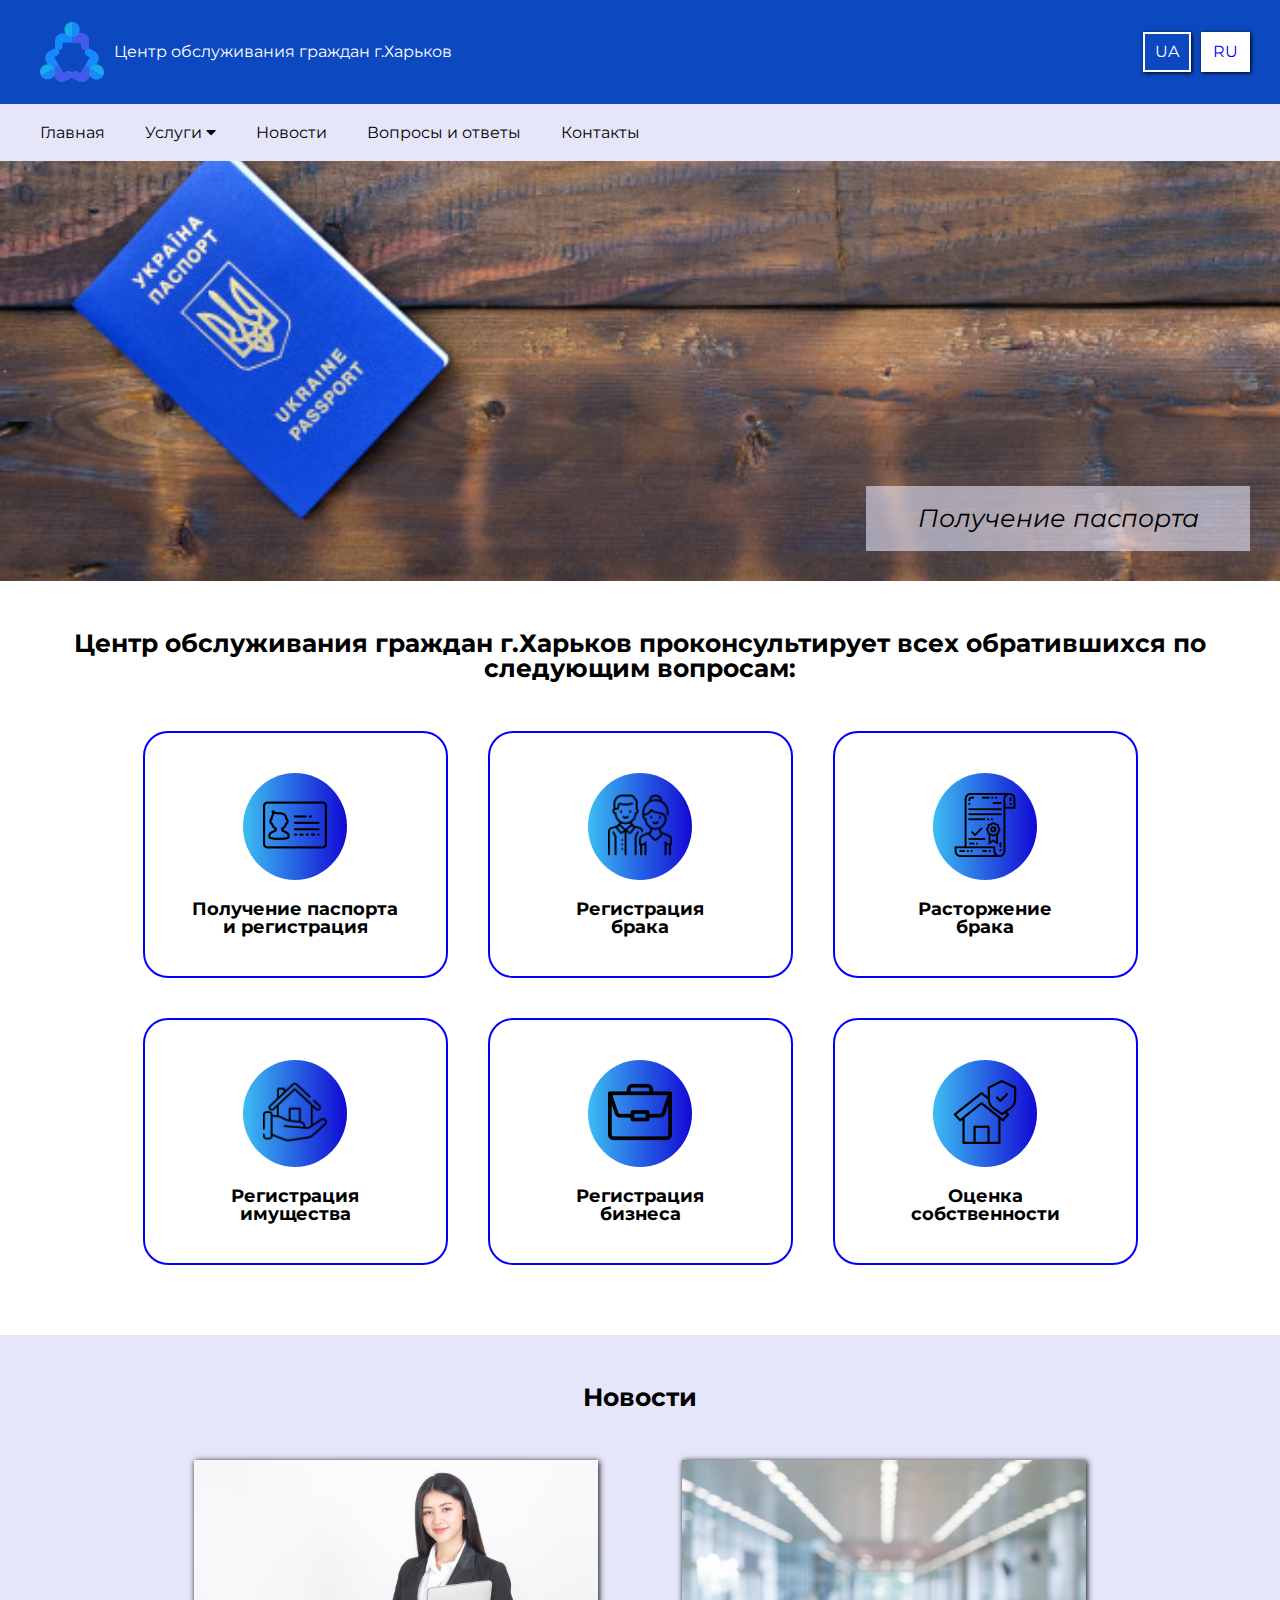
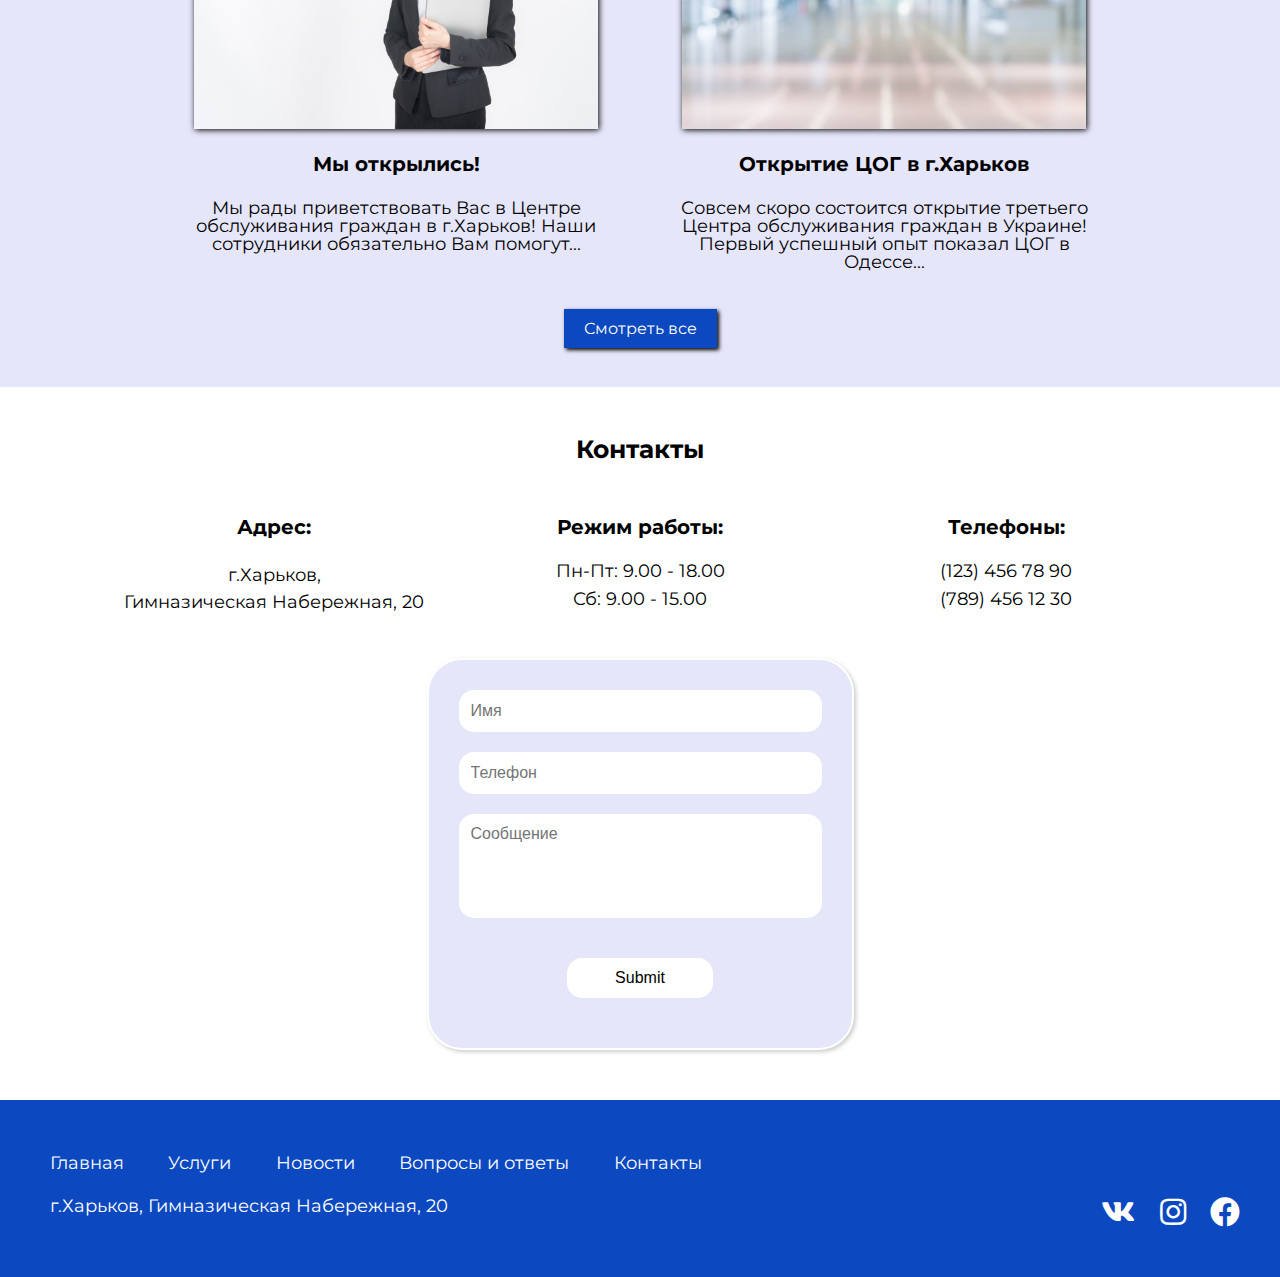
<file: index.html>
<!DOCTYPE html>
<html>
<head>
	<title>Центр обслуживания граждан г.Харьков</title>
	<meta charset="utf-8">
	<meta name="description" content="">
	<meta name="keywords" content="">
	<meta name="viewport" content="width=device-width, initial-scale=1.0" >
 	<link rel="stylesheet" href="https://cdnjs.cloudflare.com/ajax/libs/font-awesome/5.8.2/css/all.min.css" />
	<link rel="stylesheet" type="text/css" href="style/all.css">
</head>
<body>

	<header>
		<div class="header_nav">
			<div class="header_top">
				<div class="logo">
					<img src="images/meeting1.png" alt="">
					<h1>Центр обслуживания граждан г.Харьков</h1>
				</div>
				<div class="lang">
					<a href="#">UA</a>
					<a href="#" class="active_button">RU</a>
				</div>
			</div>
			<div class="header_bottom">
				<div id="mobile_menu_link">Меню <span id="caret2" class="fas fa-caret-down"></span></div>
				<ul class="nav_menu topmenu">
					<li><a class="nav_link" href="index.html">Главная</a></li>
					<li><a class="nav_link" href="service.html">Услуги <span id="caret" class="fas fa-caret-down"></span></a>
						<ul class="submenu">
							<li><a class="nav_link" href="">Получение паспорта</a></li>
							<li><a class="nav_link" href="">Регистрация брака</a></li>
							<li><a class="nav_link" href="">Расторжение брака</a></li>
							<li><a class="nav_link" href="">Регистрация имущества</a></li>
							<li><a class="nav_link" href="">Регистрация бизнеса</a></li>
							<li><a class="nav_link" href="">Оценка собственности</a></li>
						</ul>
					</li>
					<li><a class="nav_link" href="news.html">Новости</a></li>
					<li><a class="nav_link" href="faq.html">Вопросы и ответы</a></li>
					<li><a class="nav_link" href="contact.html">Контакты</a></li>
				</ul>
			</div>
		</div>
	</header>

	<section class="slider">
		<div class="owl-carousel slider1" id="slider">
			<div class="owl_item" id="item4">
				<h2>Получение паспорта</h2>
			</div>
			<div class="owl_item" id="item1">
				<h2>Регистрация брака</h2>
			</div>
			<div class="owl_item" id="item2">
				<h2>Регистрация имущества</h2>
			</div>
			<div class="owl_item" id="item3">
				<h2>Регистрация бизнеса</h2>
			</div>		
		</div>
	</section>

	<section class="service">
		<div class="wrapper">
			<h2>Центр обслуживания граждан г.Харьков проконсультирует всех обратившихся по следующим вопросам:</h2>
			<div class="service_item">
				<div class="img">
					<img src="images/id-card.png" alt="">
				</div>
				<a href="">Получение паспорта <br> и регистрация</a>
			</div>
			<div class="service_item">
				<div class="img">
					<img src="images/parents.png" alt="">
				</div>
				<a href="">Регистрация <br> брака</a>
			</div>
			<div class="service_item">
				<div class="img">
					<img src="images/divorce.png" alt="">
				</div>
				<a href="">Расторжение <br> брака</a>
			</div>
			<div class="service_item">
				<div class="img">
					<img src="images/house.png" alt="">
				</div>
				<a href="">Регистрация <br> имущества</a>
			</div>
			<div class="service_item">
				<div class="img">
					<img src="images/portfolio.png" alt="">
				</div>
				<a href="">Регистрация <br> бизнеса</a>
			</div>
			<div class="service_item">
				<div class="img">
					<img src="images/home.png" alt="">
				</div>
				<a href="">Оценка <br> собственности</a>
			</div>		
		</div>
	</section>

	<section class="news">
		<div class="wrapper">
			<h2>Новости</h2>
			<div class="news_item">
				<a href="">
					<img src="images/lifestyle-business-people-holding-laptop-computer-office-desk_1150-10180.jpg" alt="">
					<h3 class="title">Мы открылись!</h3>
					<p>Мы рады приветствовать Вас в Центре обслуживания граждан в г.Харьков! Наши сотрудники обязательно Вам помогут...</p>
				</a>
			</div>
			<div class="news_item">
				<a href="">
					<img src="images/blurred-abstract-background-interior-view-looking-out-toward-empty-office-lobby-entrance-doors-glass-curtain-wall-with-frame_1339-6352.jpg" alt="">
					<h3 class="title">Открытие ЦОГ в г.Харьков</h3>
					<p>Совсем скоро состоится открытие третьего Центра обслуживания граждан в Украине! Первый успешный опыт показал ЦОГ в Одессе...</p>
				</a>
			</div>
			<div class="button">
				<a href="news.html">Смотреть все</a>
			</div>		
		</div>
	</section>

	<section class="contact">
		<div class="wrapper">
			<h2>Контакты</h2>
			<div class="contact_item address">
				<p class="title">Адрес:</p>
				<p>г.Харьков, <br> Гимназическая Набережная, 20</p>
			</div>
			<div class="contact_item timetable">
				<p class="title">Режим работы:</p>
				<p>Пн-Пт: 9.00 - 18.00</p>
				<p>Сб: 9.00 - 15.00</p>
			</div>
			<div class="contact_item phone">
				<p class="title">Телефоны:</p>
				<a href="tel:(123)4567890">(123) 456 78 90</a>
				<a href="tel:(789)4561230">(789) 456 12 30</a>
			</div>
			<div class="form">
				<form action="">
					<input type="text" name="name" placeholder="Имя">
					<input type="text" name="phone" placeholder="Телефон">
					<textarea name="message" placeholder="Сообщение" rows="5"></textarea>
					<input type="submit" name="button" class="send">
				</form>
			</div>		
		</div>
	</section>

	<footer>
		<div class="footer_nav">
			<a class="nav_link" href="index.html">Главная</a>
			<a class="nav_link" href="service.html">Услуги</a>
			<a class="nav_link" href="news.html">Новости</a>
			<a class="nav_link" href="faq.html">Вопросы и ответы</a>
			<a class="nav_link" href="contact.html">Контакты</a>
		</div>
		<div class="footer_info">
			<p>г.Харьков, Гимназическая Набережная, 20</p>
		</div>
		<div class="social">
			<a href=""><i class="fab fa-vk"></i></a>
			<a href=""><i class="fab fa-instagram"></i></a>
			<a href=""><i class="fab fa-facebook"></i></a>
		</div>
	</footer>

	<script src="script/vendor/jquery.3.3.1.js"></script>
	<script src="script/vendor/owl.carousel.min.js"></script>
	<script src="script/script.js"></script>
</body>
</html>
</file>
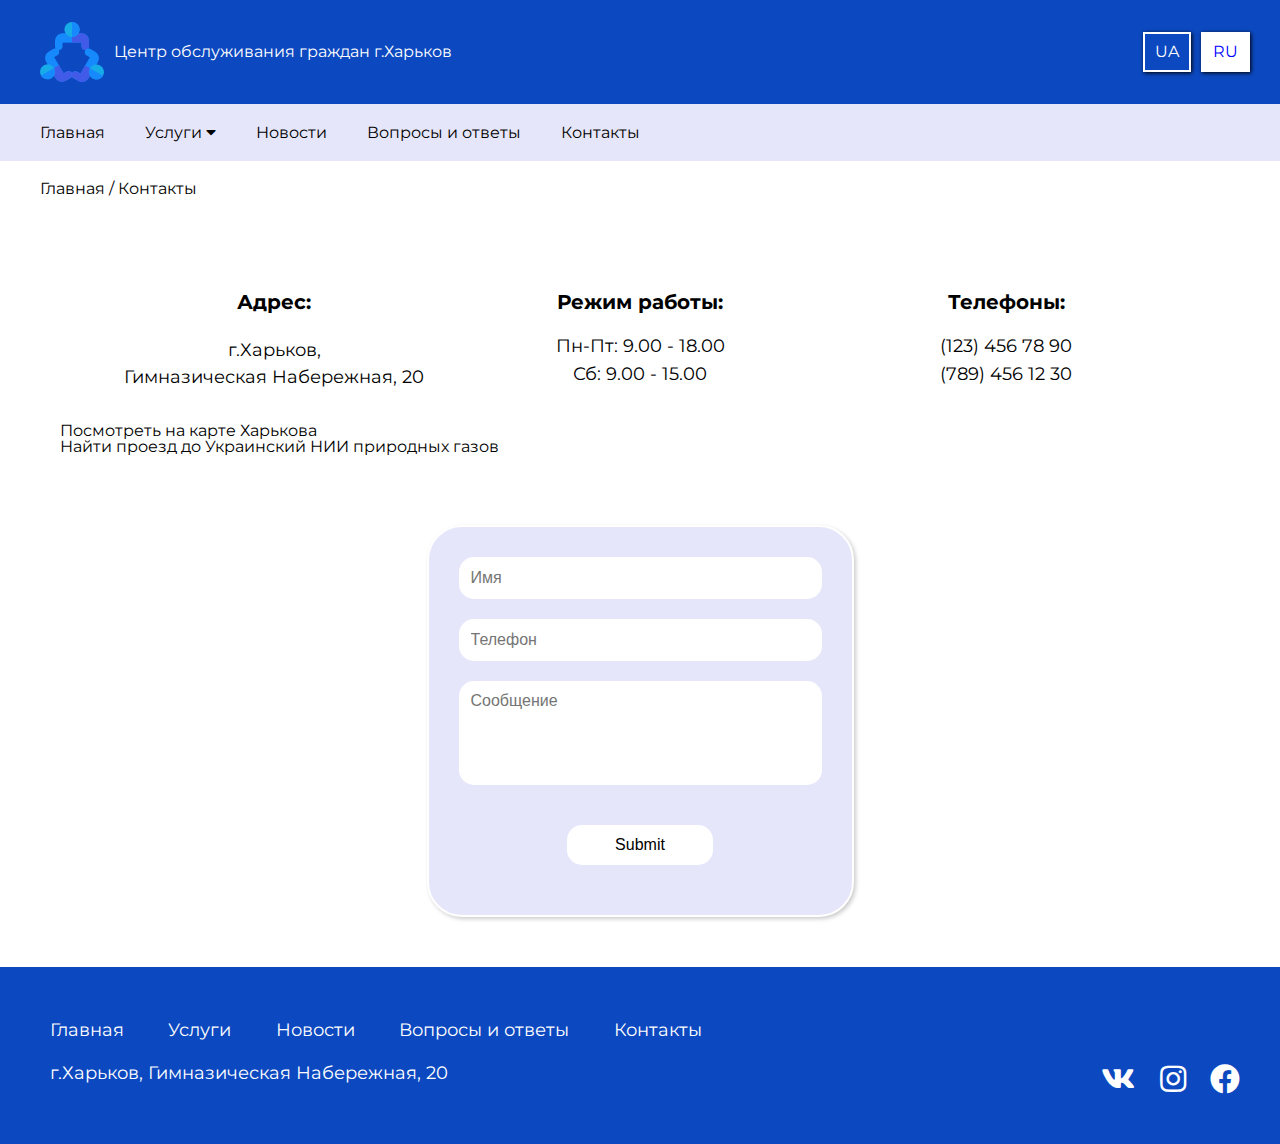
<file: contact.html>
<!DOCTYPE html>
<html>
<head>
	<title>Центр обслуживания граждан г.Харьков</title>
	<meta charset="utf-8">
	<meta name="description" content="">
	<meta name="keywords" content="">
	<meta name="viewport" content="width=device-width, initial-scale=1.0" >
 	<link rel="stylesheet" href="https://cdnjs.cloudflare.com/ajax/libs/font-awesome/5.8.2/css/all.min.css" />
	<link rel="stylesheet" type="text/css" href="style/all.css">
</head>
<body>

	<header>
		<div class="header_nav">
			<div class="header_top">
				<div class="logo">
					<img src="images/meeting1.png" alt="">
					<h1>Центр обслуживания граждан г.Харьков</h1>
				</div>
				<div class="lang">
					<a href="#">UA</a>
					<a href="#" class="active_button">RU</a>
				</div>
			</div>
			<div class="header_bottom">
				<div id="mobile_menu_link">Меню <span id="caret2" class="fas fa-caret-down"></span></div>
				<ul class="nav_menu topmenu">
					<li><a class="nav_link" href="index.html">Главная</a></li>
					<li><a class="nav_link" href="service.html">Услуги <span id="caret" class="fas fa-caret-down"></span></a>
						<ul class="submenu">
							<li><a class="nav_link" href="">Получение паспорта</a></li>
							<li><a class="nav_link" href="">Регистрация брака</a></li>
							<li><a class="nav_link" href="">Расторжение брака</a></li>
							<li><a class="nav_link" href="">Регистрация имущества</a></li>
							<li><a class="nav_link" href="">Регистрация бизнеса</a></li>
							<li><a class="nav_link" href="">Оценка собственности</a></li>
						</ul>
					</li>
					<li><a class="nav_link" href="news.html">Новости</a></li>
					<li><a class="nav_link" href="faq.html">Вопросы и ответы</a></li>
					<li><a class="nav_link" href="contact.html">Контакты</a></li>
				</ul>
			</div>
		</div>
	</header>

	<div class="breadcrumbs">
		<a href="index.html">Главная</a>
		<a href="contact.html">Контакты</a>
	</div>
	<section class="contact">
		<div class="wrapper">
			<div class="contact_item address">
				<p class="title">Адрес:</p>
				<p>г.Харьков, <br> Гимназическая Набережная, 20</p>
			</div>
			<div class="contact_item timetable">
				<p class="title">Режим работы:</p>
				<p>Пн-Пт: 9.00 - 18.00</p>
				<p>Сб: 9.00 - 15.00</p>
			</div>
			<div class="contact_item phone">
				<p class="title">Телефоны:</p>
				<a href="tel:(123)4567890">(123) 456 78 90</a>
				<a href="tel:(789)4561230">(789) 456 12 30</a>
			</div>
			<div class="map">
				<a class="dg-widget-link" href="http://2gis.ua/kharkov/firm/70000001018360382/center/36.237698,49.982749/zoom/16?utm_medium=widget-source&utm_campaign=firmsonmap&utm_source=bigMap">Посмотреть на карте Харькова</a><div class="dg-widget-link"><a href="http://2gis.ua/kharkov/center/36.237698,49.982749/zoom/16/routeTab/rsType/bus/to/36.237698,49.982749╎Украинский НИИ природных газов?utm_medium=widget-source&utm_campaign=firmsonmap&utm_source=route">Найти проезд до Украинский НИИ природных газов</a></div><script charset="utf-8" src="https://widgets.2gis.com/js/DGWidgetLoader.js"></script><script charset="utf-8">new DGWidgetLoader({"width":"100%","height":400,"borderColor":"#a3a3a3","pos":{"lat":49.982749,"lon":36.237698,"zoom":16},"opt":{"city":"kharkov"},"org":[{"id":"70000001018360382"}]});</script><noscript style="color:#c00;font-size:16px;font-weight:bold;">Виджет карты использует JavaScript. Включите его в настройках вашего браузера.</noscript>
			</div>
			<div class="form">
				<form action="">
					<input type="text" name="name" placeholder="Имя">
					<input type="text" name="phone" placeholder="Телефон">
					<textarea name="message" placeholder="Сообщение" rows="5"></textarea>
					<input type="submit" name="button" class="send">
				</form>
			</div>		
		</div>
	</section>

	<footer>
		<div class="footer_nav">
			<a class="nav_link" href="index.html">Главная</a>
			<a class="nav_link" href="service.html">Услуги</a>
			<a class="nav_link" href="news.html">Новости</a>
			<a class="nav_link" href="faq.html">Вопросы и ответы</a>
			<a class="nav_link" href="contact.html">Контакты</a>
		</div>
		<div class="footer_info">
			<p>г.Харьков, Гимназическая Набережная, 20</p>
		</div>
		<div class="social">
			<a href=""><i class="fab fa-vk"></i></a>
			<a href=""><i class="fab fa-instagram"></i></a>
			<a href=""><i class="fab fa-facebook"></i></a>
		</div>
	</footer>

	<script src="script/vendor/jquery.3.3.1.js"></script>
	<script src="script/vendor/owl.carousel.min.js"></script>
	<script src="script/script.js"></script>
</body>
</html>
</file>
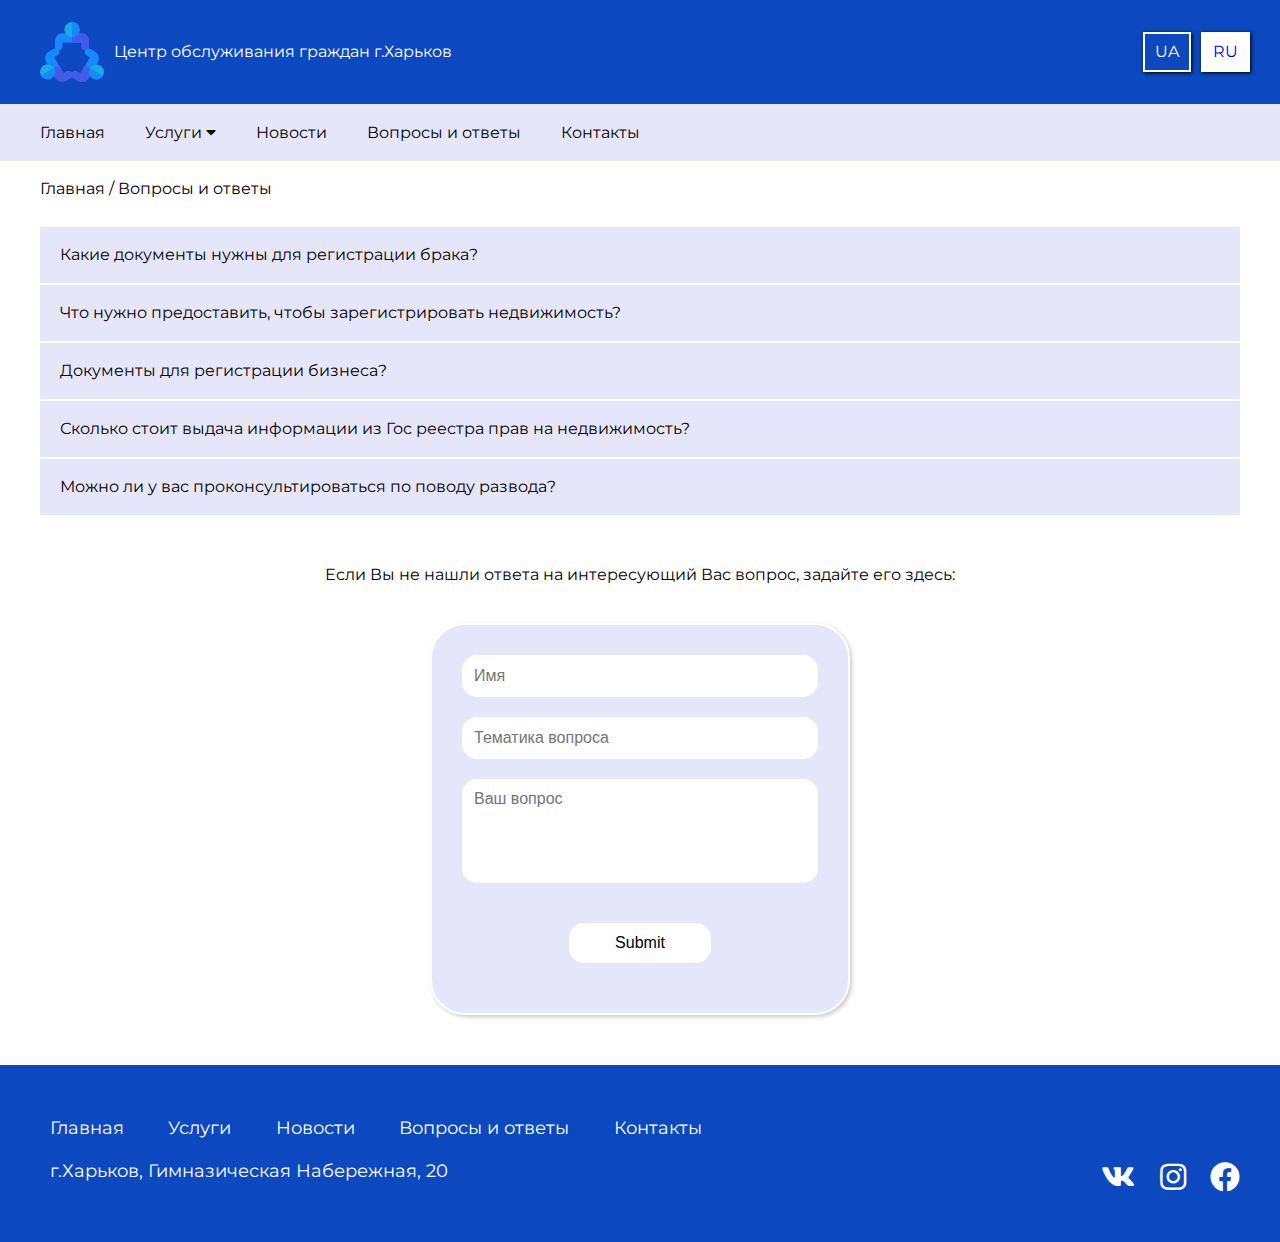
<file: faq.html>
<!DOCTYPE html>
<html>
<head>
	<title>Центр обслуживания граждан г.Харьков</title>
	<meta charset="utf-8">
	<meta name="description" content="">
	<meta name="keywords" content="">
	<meta name="viewport" content="width=device-width, initial-scale=1.0" >
 	<link rel="stylesheet" href="https://cdnjs.cloudflare.com/ajax/libs/font-awesome/5.8.2/css/all.min.css" />
	<link rel="stylesheet" type="text/css" href="style/all.css">
</head>
<body>

	<header>
		<div class="header_nav">
			<div class="header_top">
				<div class="logo">
					<img src="images/meeting1.png" alt="">
					<h1>Центр обслуживания граждан г.Харьков</h1>
				</div>
				<div class="lang">
					<a href="#">UA</a>
					<a href="#" class="active_button">RU</a>
				</div>
			</div>
			<div class="header_bottom">
				<div id="mobile_menu_link">Меню <span id="caret2" class="fas fa-caret-down"></span></div>
				<ul class="nav_menu topmenu">
					<li><a class="nav_link" href="index.html">Главная</a></li>
					<li><a class="nav_link" href="service.html">Услуги <span id="caret" class="fas fa-caret-down"></span></a>
						<ul class="submenu">
							<li><a class="nav_link" href="">Получение паспорта</a></li>
							<li><a class="nav_link" href="">Регистрация брака</a></li>
							<li><a class="nav_link" href="">Расторжение брака</a></li>
							<li><a class="nav_link" href="">Регистрация имущества</a></li>
							<li><a class="nav_link" href="">Регистрация бизнеса</a></li>
							<li><a class="nav_link" href="">Оценка собственности</a></li>
						</ul>
					</li>
					<li><a class="nav_link" href="news.html">Новости</a></li>
					<li><a class="nav_link" href="faq.html">Вопросы и ответы</a></li>
					<li><a class="nav_link" href="contact.html">Контакты</a></li>
				</ul>
			</div>
		</div>
	</header>

	<div class="breadcrumbs">
		<a href="index.html">Главная</a>
		<a href="faq.html">Вопросы и ответы</a>
	</div>
	<section class="service2 service3">
		<div id="accordeon">
		    <div class="acc-head">
		        Какие документы нужны для регистрации брака? 
		    </div>
		    <ul class="acc-body">
		        <li>Паспорт гражданина Украины, паспортный документ иностранца или документ, удостоверяющий личность без гражданства</li>
		        <li>В случае если заявителем является иностранец или лицо без гражданства, прилагается документ, подтверждающий законность его (ее) пребывания на территории Украины</li>
		        <li>В случае если заявители или один из них ранее находились в браке, необходимо предоставить документы, подтверждающие прекращение предыдущего брака или признания брака недействительным (свидетельство о расторжении брака, решение суда о расторжении брака, о признании брака недействительным, вступившее в законную силу, свидетельство о смерти одного из супругов, заключение отдела государственной регистрации актов гражданского состояния об аннулировании актовой записи о браке, которое является недействительным и т.д.)</li>
		        <li>Документы об уплате государственной пошлины и об уплате платных услуг отделом государственной регистрации актов гражданского состояния</li>
		        <li>Идентификационный номер одного из будущих супругов</li>
		    </ul>
		    <div class="acc-head">
		       Что нужно предоставить, чтобы зарегистрировать недвижимость?
		    </div>
		    <ul class="acc-body">
		        <li>Паспорт, удостоверяющий личность заявителя</li>
		        <li>Доверенность, подтверждающая его полномочия действовать от имени другого лица</li>
		        <li>Документ об уплате административного сбора</li>
		        <li>Чек, подтверждающий внесение платы за предоставление информации из Государственного реестра прав на недвижимое имущество</li>
		        <li>Документы, необходимые для соответствующей государственной регистрации права собственности на недвижимое имущество, предусмотренные статьей 27 Закона Украины «О государственной регистрации прав на недвижимое имущество и их отягощений», пунктами 41-66 Порядка государственной регистрации прав на недвижимое имущество и их обременений, утвержденного постановлением Кабинета Министров Украины от 25.12.2015 № 1127</li>
		    </ul>
		    <div class="acc-head">
		        Документы для регистрации бизнеса?
		    </div>
		    <ul class="acc-body">
		    	<li>Заявление на проведение государственной регистрации юридического лица, созданного путем учреждения нового юридического лица</li>
		    	<li>Один экземпляр учредительных документов</li>
		    	<li>Паспорт</li>
		    	<li>Экземпляр оригинала (нотариально заверенную копию) решения учредителей, а в случаях, предусмотренных законом, — решение соответствующего государственного органа о создании юридического лица.В отдельных случаях могут понадобиться другие документы, предусмотренные законодательством Украины</li>
		    	<li>Для юридических лиц — иностранцев дополнительно подается: документ о подтверждении регистрации иностранного юридического лица в стране местонахождения</li>
		    </ul>
		    <div class="acc-head">
		        Сколько стоит выдача информации из Гос реестра прав на недвижимость?
		    </div>
		    <ul class="acc-body">
		    	<li>Предоставление информации из Государственного реестра прав на недвижимое имущество стоит 50 грн</li>
		    </ul>
		    <div class="acc-head">
		        Можно ли у вас проконсультироваться по поводу развода?
		    </div>
		    <ul class="acc-body">
		        <li>Да, наши сотрудники ответят на все Ваши вопросы, помогут собрать необходимые документы, исходя из Вашей ситуации и пожеланий.</li>
		    </ul>
		</div>
		<div class="survey">
			<h2>Если Вы не нашли ответа на интересующий Вас вопрос, задайте его здесь:</h2>
			<div class="form form2">
				<form action="">
					<input type="text" name="name" placeholder="Имя">
					<input type="text" name="theme" placeholder="Тематика вопроса">
					<textarea name="message" placeholder="Ваш вопрос" rows="5"></textarea>
					<input type="submit" name="button" class="send">
				</form>
			</div>
		</div>
	</section>

	<footer>
		<div class="footer_nav">
			<a class="nav_link" href="index.html">Главная</a>
			<a class="nav_link" href="service.html">Услуги</a>
			<a class="nav_link" href="news.html">Новости</a>
			<a class="nav_link" href="faq.html">Вопросы и ответы</a>
			<a class="nav_link" href="contact.html">Контакты</a>
		</div>
		<div class="footer_info">
			<p>г.Харьков, Гимназическая Набережная, 20</p>
		</div>
		<div class="social">
			<a href=""><i class="fab fa-vk"></i></a>
			<a href=""><i class="fab fa-instagram"></i></a>
			<a href=""><i class="fab fa-facebook"></i></a>
		</div>
	</footer>

	<script src="script/vendor/jquery.3.3.1.js"></script>
	<script src="script/vendor/owl.carousel.min.js"></script>
	<script src="script/script.js"></script>

</body>
</html>
</file>
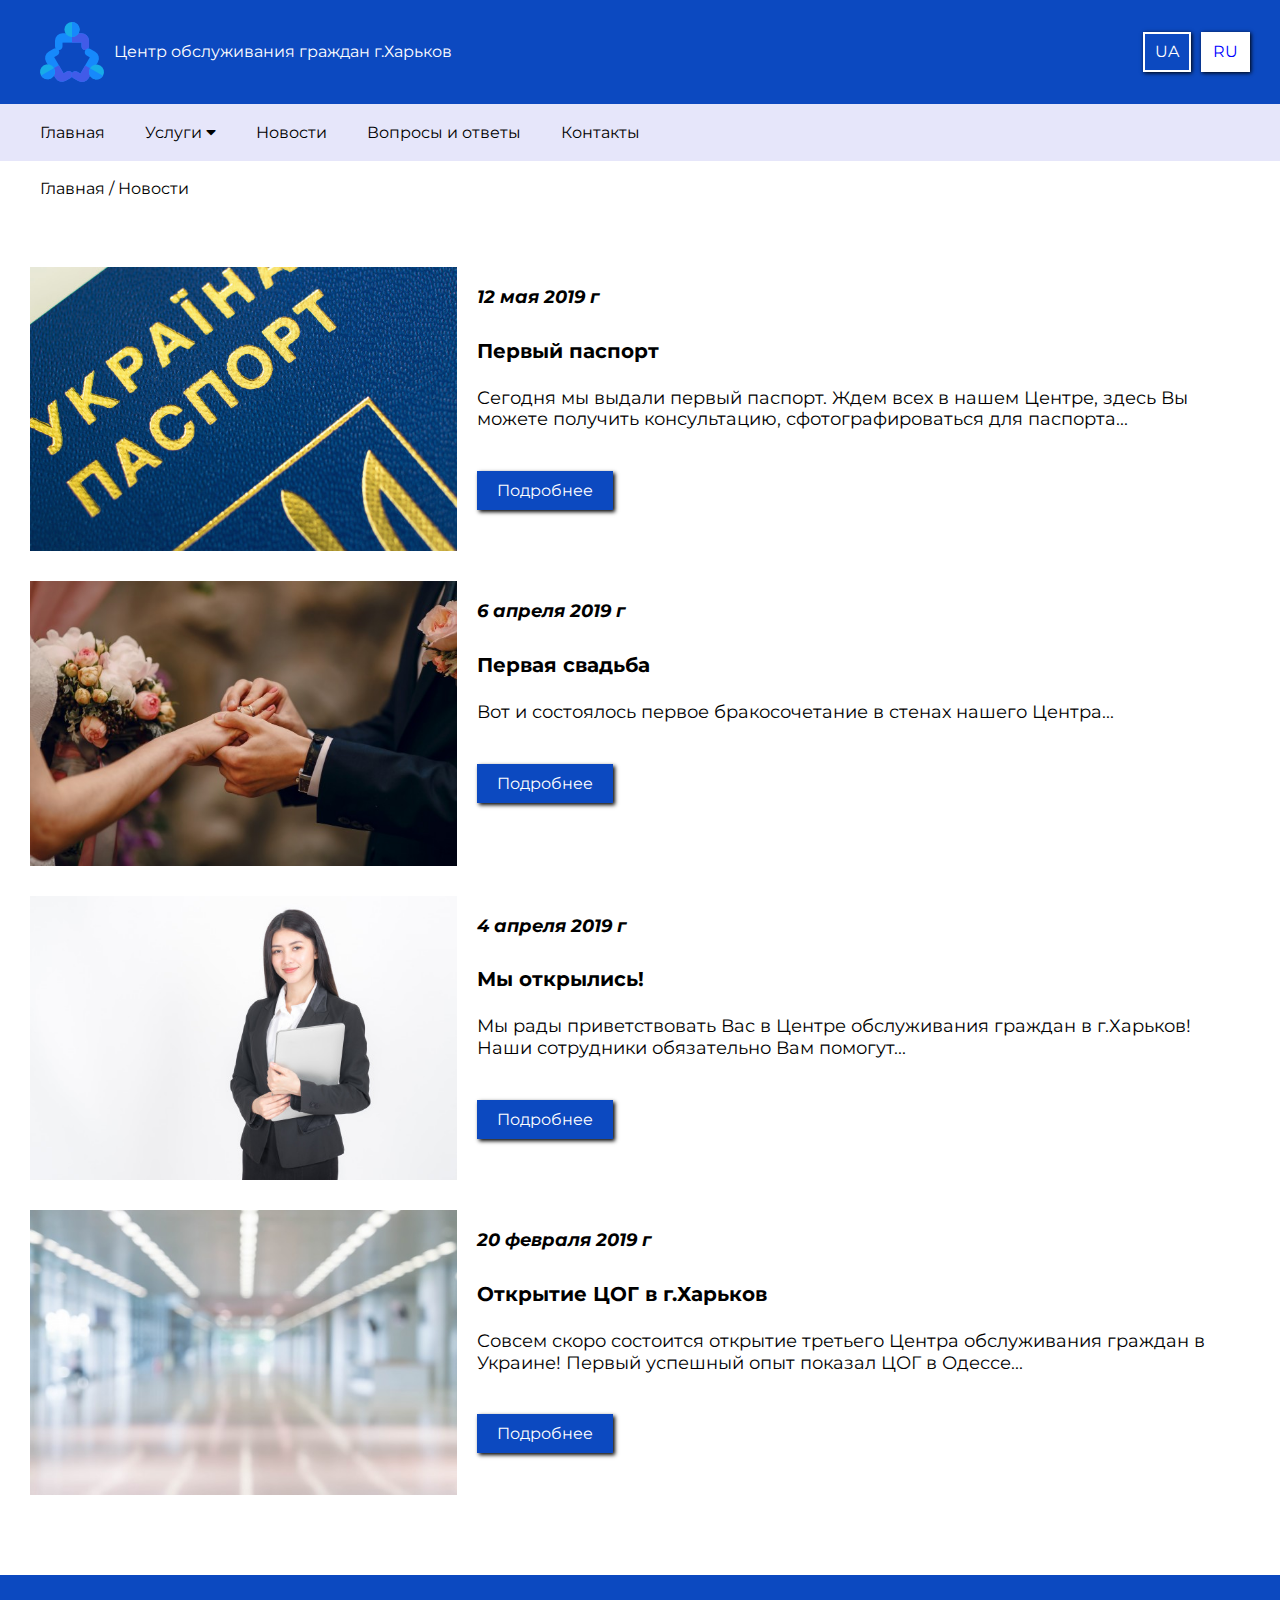
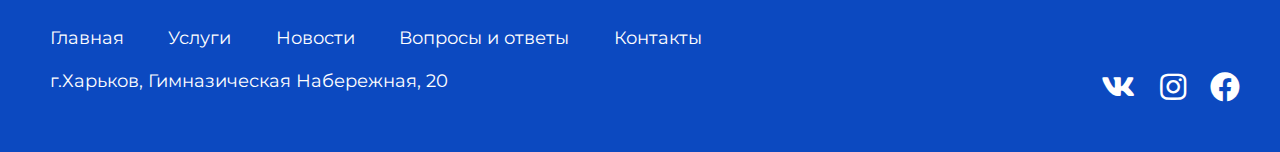
<file: news.html>
<!DOCTYPE html>
<html>
<head>
	<title>Центр обслуживания граждан г.Харьков</title>
	<meta charset="utf-8">
	<meta name="description" content="">
	<meta name="keywords" content="">
	<meta name="viewport" content="width=device-width, initial-scale=1.0" >
 	<link rel="stylesheet" href="https://cdnjs.cloudflare.com/ajax/libs/font-awesome/5.8.2/css/all.min.css" />
	<link rel="stylesheet" type="text/css" href="style/all.css">
</head>
<body>

	<header>
		<div class="header_nav">
			<div class="header_top">
				<div class="logo">
					<img src="images/meeting1.png" alt="">
					<h1>Центр обслуживания граждан г.Харьков</h1>
				</div>
				<div class="lang">
					<a href="#">UA</a>
					<a href="#" class="active_button">RU</a>
				</div>
			</div>
			<div class="header_bottom">
				<div id="mobile_menu_link">Меню <span id="caret2" class="fas fa-caret-down"></span></div>
				<ul class="nav_menu topmenu">
					<li><a class="nav_link" href="index.html">Главная</a></li>
					<li><a class="nav_link" href="service.html">Услуги <span id="caret" class="fas fa-caret-down"></span></a>
						<ul class="submenu">
							<li><a class="nav_link" href="">Получение паспорта</a></li>
							<li><a class="nav_link" href="">Регистрация брака</a></li>
							<li><a class="nav_link" href="">Расторжение брака</a></li>
							<li><a class="nav_link" href="">Регистрация имущества</a></li>
							<li><a class="nav_link" href="">Регистрация бизнеса</a></li>
							<li><a class="nav_link" href="">Оценка собственности</a></li>
						</ul>
					</li>
					<li><a class="nav_link" href="news.html">Новости</a></li>
					<li><a class="nav_link" href="faq.html">Вопросы и ответы</a></li>
					<li><a class="nav_link" href="contact.html">Контакты</a></li>
				</ul>
			</div>
		</div>
	</header>
	
	<div class="breadcrumbs">
		<a href="index.html">Главная</a>
		<a href="news.html">Новости</a>
	</div>
	<section class="news news2">
		<div class="wrapper">
			<div class="news_item2">
				<img src="images/ukraine-passport-element-close-up_16442-323.jpg" alt="">
				<div class="news_info">
					<p class="date">12 мая 2019 г</p>
					<h3 class="title">Первый паспорт</h3>
					<p>Сегодня мы выдали первый паспорт. Ждем всех в нашем Центре, здесь Вы можете получить консультацию, сфотографироваться для паспорта...</p>
					<div class="button">
						<a href="">Подробнее</a>
					</div>
				</div>
			</div>
			<div class="news_item2">
				<img src="images/groom-putting-ring-bride-s-finger_1157-338.jpg" alt="">
				<div class="news_info">
					<p class="date">6 апреля 2019 г</p>
					<h3 class="title">Первая свадьба</h3>
					<p>Вот и состоялось первое бракосочетание в стенах нашего Центра...</p>
					<div class="button">
						<a href="">Подробнее</a>
					</div>
				</div>
			</div>
			<div class="news_item2">
				<img src="images/lifestyle-business-people-holding-laptop-computer-office-desk_1150-10180.jpg" alt="">
				<div class="news_info">
					<p class="date">4 апреля 2019 г</p>
					<h3 class="title">Мы открылись!</h3>
					<p>Мы рады приветствовать Вас в Центре обслуживания граждан в г.Харьков! Наши сотрудники обязательно Вам помогут...</p>
					<div class="button">
						<a href="">Подробнее</a>
					</div>
				</div>
			</div>
			<div class="news_item2">
				<img src="images/blurred-abstract-background-interior-view-looking-out-toward-empty-office-lobby-entrance-doors-glass-curtain-wall-with-frame_1339-6352.jpg" alt="">
				<div class="news_info">
					<p class="date">20 февраля 2019 г</p>
					<h3 class="title">Открытие ЦОГ в г.Харьков</h3>
					<p>Совсем скоро состоится открытие третьего Центра обслуживания граждан в Украине! Первый успешный опыт показал ЦОГ в Одессе...</p>
					<div class="button">
						<a href="">Подробнее</a>
					</div>	
				</div>
			</div>
		</div>
	</section>

	<footer>
		<div class="footer_nav">
			<a class="nav_link" href="index.html">Главная</a>
			<a class="nav_link" href="service.html">Услуги</a>
			<a class="nav_link" href="news.html">Новости</a>
			<a class="nav_link" href="faq.html">Вопросы и ответы</a>
			<a class="nav_link" href="contact.html">Контакты</a>
		</div>
		<div class="footer_info">
			<p>г.Харьков, Гимназическая Набережная, 20</p>
		</div>
		<div class="social">
			<a href=""><i class="fab fa-vk"></i></a>
			<a href=""><i class="fab fa-instagram"></i></a>
			<a href=""><i class="fab fa-facebook"></i></a>
		</div>
	</footer>

	<script src="script/vendor/jquery.3.3.1.js"></script>
	<script src="script/vendor/owl.carousel.min.js"></script>
	<script src="script/script.js"></script>
</body>
</html>
</file>
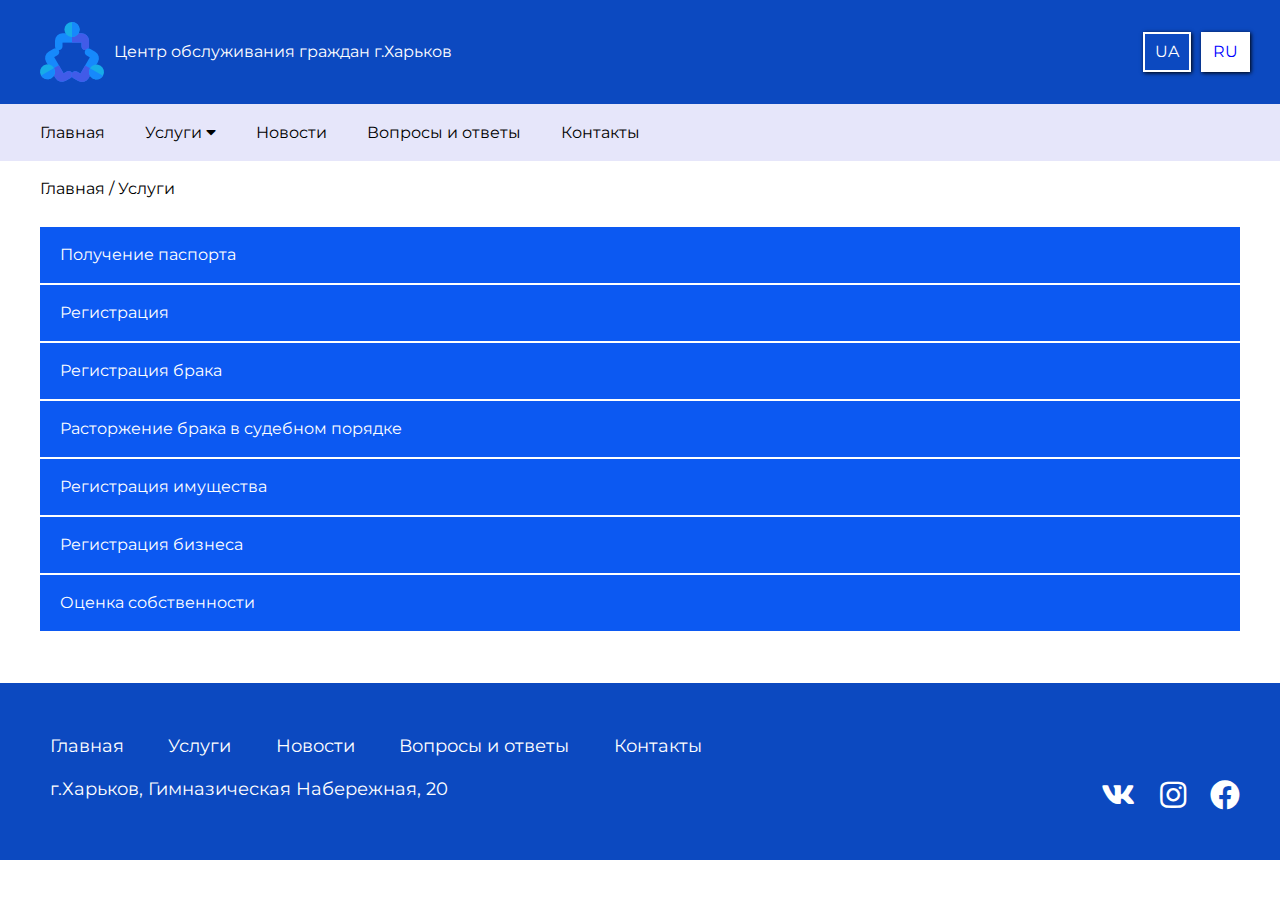
<file: service.html>
<!DOCTYPE html>
<html>
<head>
	<title>Центр обслуживания граждан г.Харьков</title>
	<meta charset="utf-8">
	<meta name="description" content="">
	<meta name="keywords" content="">
	<meta name="viewport" content="width=device-width, initial-scale=1.0" >
 	<link rel="stylesheet" href="https://cdnjs.cloudflare.com/ajax/libs/font-awesome/5.8.2/css/all.min.css" />
	<link rel="stylesheet" type="text/css" href="style/all.css">
</head>
<body>

	<header>
		<div class="header_nav">
			<div class="header_top">
				<div class="logo">
					<img src="images/meeting1.png" alt="">
					<h1>Центр обслуживания граждан г.Харьков</h1>
				</div>
				<div class="lang">
					<a href="#">UA</a>
					<a href="#" class="active_button">RU</a>
				</div>
			</div>
			<div class="header_bottom">
				<div id="mobile_menu_link">Меню <span id="caret2" class="fas fa-caret-down"></span></div>
				<ul class="nav_menu topmenu">
					<li><a class="nav_link" href="index.html">Главная</a></li>
					<li><a class="nav_link" href="service.html">Услуги <span id="caret" class="fas fa-caret-down"></span></a>
						<ul class="submenu">
							<li><a class="nav_link" href="">Получение паспорта</a></li>
							<li><a class="nav_link" href="">Регистрация брака</a></li>
							<li><a class="nav_link" href="">Расторжение брака</a></li>
							<li><a class="nav_link" href="">Регистрация имущества</a></li>
							<li><a class="nav_link" href="">Регистрация бизнеса</a></li>
							<li><a class="nav_link" href="">Оценка собственности</a></li>
						</ul>
					</li>
					<li><a class="nav_link" href="news.html">Новости</a></li>
					<li><a class="nav_link" href="faq.html">Вопросы и ответы</a></li>
					<li><a class="nav_link" href="contact.html">Контакты</a></li>
				</ul>
			</div>
		</div>
	</header>

	<div class="breadcrumbs">
		<a href="index.html">Главная</a>
		<a href="service.html">Услуги</a>
	</div>
	<section class="service2">
		<div id="accordeon">
		    <div class="acc-head">
		        Получение паспорта 
		    </div>
		    <ul class="acc-body">
		        <li>Оформление и выдача паспорта гражданина Украины </li>
		        <li>Вклеивание в паспорт гражданина Украины фотографии при достижении гражданином 25- и 45-летнего возраста</li>
		        <li>Оформление и выдача паспорта гражданина Украины в случае обмена вместо поврежденного, утраченного или похищенного</li>
		    </ul>
		    <div class="acc-head">
		       Регистрация
		    </div>
		    <ul class="acc-body">
		        <li>Регистрация места жительства</li>
		        <li>Снятие с регистрации места жительства</li>
		        <li>Регистрация места пребывания лица</li>
		    </ul>
		    <div class="acc-head">
		        Регистрация брака
		    </div>
		    <ul class="acc-body">
		    	<li>Консультация и оформление документов, необходимых для государственной регистрации брака</li>
		    	<li>Роспись с праздничной речью</li>
		    	<li>Выдача свидетельства о браке</li>
		    	<li>Праздничная церемония продолжительностью до 30 минут</li>
		    	<li>Музыкальное сопровождение на электронном носителе</li>
		    	<li>Ведение церемонии сотрудником ГП «ЦОГ»</li>
		    </ul>
		    <div class="acc-head">
		        Расторжение брака в судебном порядке
		    </div>
		    <ul class="acc-body">
		    	<li>Предоставление перечня документов/сведений, которые необходимы для составления документов, формирование правовой позиции</li>
		    	<li>Переговорная работа с другой стороной для мирного разрешения спора</li>
		    	<li>Формирование пакета документов, необходимых для подачи иска в суд 1 инстанции, оплата судебного сбора или консультация о порядке его оплаты</li>
		    	<li>Составление и подача искового заявления в суд</li>
		    	<li>Представление Ваших интересов в суде 1 инстанции</li>
		    	<li>Информирование Вас о результатах заседаний, консультация по вопросам, касающихся спора</li>
		    </ul>
		    <div class="acc-head">
		        Регистрация имущества
		    </div>
		    <ul class="acc-body">
		        <li>Государственная регистрация права собственности с выдачей свидетельства</li>
		        <li>Государственная регистрация права собственности без выдачи свидетельства</li>
		        <li>Государственная регистрация иного вещного права на недвижимое имущество</li>
		        <li> Государственная регистрация обременения</li>
		        <li>Государственная регистрация прекращения права собственности</li>
		        <li>Выдача извлечения из Государственного реестра прав на недвижимое имущество</li>
		        <li>Выдача информационной справки из Государственного реестра прав на недвижимое имущество</li>
		        <li>Выписки из Государственного реестра прав на недвижимое имущество</li>
		    </ul>
		    <div class="acc-head">
		        Регистрация бизнеса
		    </div>
		    <ul class="acc-body">
		    	<li>Государственная регистрация юридического лица</li>
		    	<li>Государственная регистрация физического лица, которое намеревается стать предпринимателем</li>
		    	<li>Выдача выписки из Единого государственного реестра юридических лиц и физических лиц — предпринимателей</li>
		    	<li>Включение в Единый государственный реестр юридических лиц и физических лиц — предпринимателей сведений о создании обособленного подразделения юридического лица</li>
		    	<li>Государственная регистрация прекращения юридического лица в результате его ликвидации</li>
		    	<li>Подтверждение сведений о юридическом лице</li>
		    </ul>
		    <div class="acc-head">
		        Оценка собственности
		    </div>
		    <ul class="acc-body">
		    	<li>Оценка недвижимого имущества и земельных участков</li>
		    </ul>
		</div>
	</section>

	<footer>
		<div class="footer_nav">
			<a class="nav_link" href="index.html">Главная</a>
			<a class="nav_link" href="service.html">Услуги</a>
			<a class="nav_link" href="news.html">Новости</a>
			<a class="nav_link" href="faq.html">Вопросы и ответы</a>
			<a class="nav_link" href="contact.html">Контакты</a>
		</div>
		<div class="footer_info">
			<p>г.Харьков, Гимназическая Набережная, 20</p>
		</div>
		<div class="social">
			<a href=""><i class="fab fa-vk"></i></a>
			<a href=""><i class="fab fa-instagram"></i></a>
			<a href=""><i class="fab fa-facebook"></i></a>
		</div>
	</footer>

	<script src="script/vendor/jquery.3.3.1.js"></script>
	<script src="script/vendor/owl.carousel.min.js"></script>
	<script src="script/script.js"></script>

</body>
</html>
</file>
<file: style/all.css>
@import url('vendor/reset.css');
@import url('vendor/owl.carousel.min.css');
@import url('vendor/owl.theme.default.min.css');
@import url('components/index.css');
</file>
